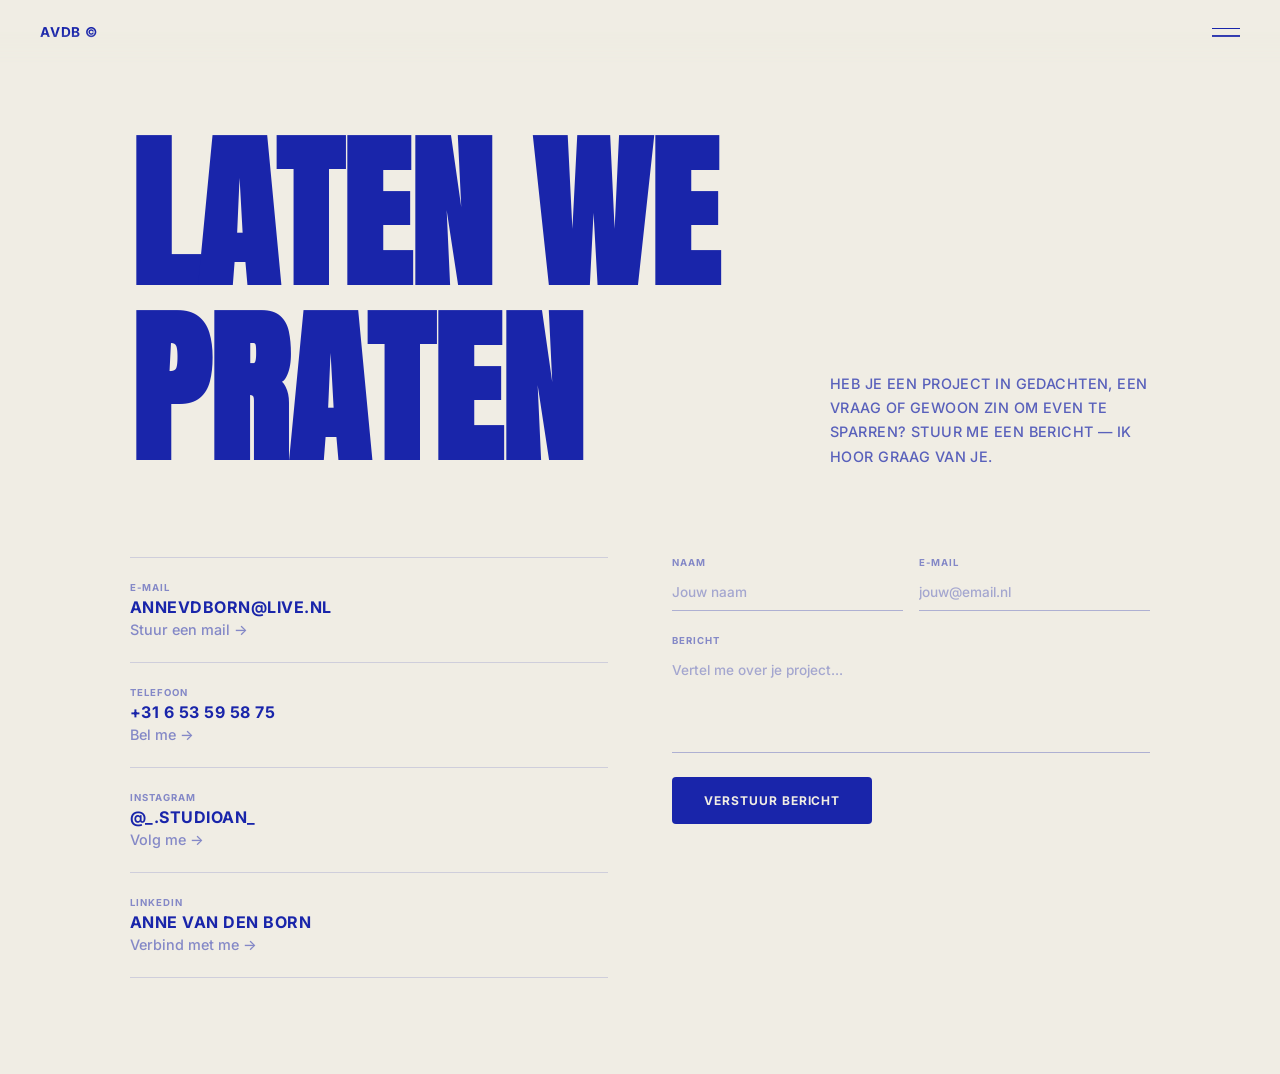
<file: laten-we-praten.html>
<!DOCTYPE html>
<html lang="nl">
<head>
  <meta charset="UTF-8" />
  <meta name="viewport" content="width=device-width, initial-scale=1.0" />
  <link rel="icon" type="image/svg+xml" href="favicon.svg">
  <title>Laten We Praten — Studio An</title>
  <link rel="preconnect" href="https://fonts.googleapis.com" />
  <link rel="preconnect" href="https://fonts.gstatic.com" crossorigin />
  <link href="https://fonts.googleapis.com/css2?family=Inter:wght@400;500;700&family=Caveat:wght@500&display=swap" rel="stylesheet" />
  <link rel="stylesheet" href="style.css" />
</head>
<body>

  <nav class="nav">
    <a href="index.html" class="nav-logo">AvdB ©</a>
    <button class="nav-menu" aria-label="Menu">
      <span></span>
      <span></span>
    </button>
  </nav>

  <div class="menu-backdrop" id="menuBackdrop"></div>
  <div class="menu-overlay" id="menuOverlay">
    <nav class="menu-nav">
      <ul class="menu-links">
        <li><a href="index.html" class="menu-link"><span class="menu-num">01</span>HOME</a></li>
        <li><a href="over-mij.html" class="menu-link"><span class="menu-num">02</span>OVER MIJ</a></li>
        <li><a href="werk.html" class="menu-link"><span class="menu-num">03</span>PROJECTEN</a></li>
        <li><a href="laten-we-praten.html" class="menu-link"><span class="menu-num">04</span>LATEN WE PRATEN</a></li>
      </ul>
      <div class="menu-socials">
        <a href="https://www.instagram.com/_.studioan_/" target="_blank" class="menu-social-link">Instagram</a>
        <a href="https://www.linkedin.com/in/anne-van-den-born-066b76208/" target="_blank" class="menu-social-link">LinkedIn</a>
      </div>
    </nav>
  </div>

  <main class="contact-pagina">

    <div class="contact-header">
      <h1 class="contact-heading">LATEN WE<br>PRATEN</h1>
      <p class="contact-intro">Heb je een project in gedachten, een vraag of gewoon zin om even te sparren? Stuur me een bericht — ik hoor graag van je.</p>
    </div>

    <div class="contact-body">

      <div class="contact-blokken">
        <a href="mailto:annevdborn@live.nl" class="contact-blok">
          <span class="contact-blok-label">E-MAIL</span>
          <span class="contact-blok-waarde">annevdborn@live.nl</span>
          <span class="contact-blok-actie">Stuur een mail →</span>
        </a>

        <a href="tel:+31600000000" class="contact-blok">
          <span class="contact-blok-label">TELEFOON</span>
          <span class="contact-blok-waarde">+31 6 53 59 58 75</span>
          <span class="contact-blok-actie">Bel me →</span>
        </a>

        <a href="https://www.instagram.com/_.studioan_/" target="_blank" class="contact-blok">
          <span class="contact-blok-label">INSTAGRAM</span>
          <span class="contact-blok-waarde">@_.studioan_</span>
          <span class="contact-blok-actie">Volg me →</span>
        </a>

        <a href="https://www.linkedin.com/in/anne-van-den-born-066b76208/" target="_blank" class="contact-blok">
          <span class="contact-blok-label">LINKEDIN</span>
          <span class="contact-blok-waarde">Anne van den Born</span>
          <span class="contact-blok-actie">Verbind met me →</span>
        </a>
      </div>

      <form class="contact-form" onsubmit="return false;">
        <div class="form-rij">
          <div class="form-veld">
            <label for="naam">NAAM</label>
            <input type="text" id="naam" name="naam" placeholder="Jouw naam" />
          </div>
          <div class="form-veld">
            <label for="email">E-MAIL</label>
            <input type="email" id="email" name="email" placeholder="jouw@email.nl" />
          </div>
        </div>
        <div class="form-veld">
          <label for="bericht">BERICHT</label>
          <textarea id="bericht" name="bericht" rows="5" placeholder="Vertel me over je project..."></textarea>
        </div>
        <button type="submit" class="form-btn">VERSTUUR BERICHT</button>
      </form>

    </div>

  </main>

  <script src="script.js"></script>
</body>
</html>
</file>
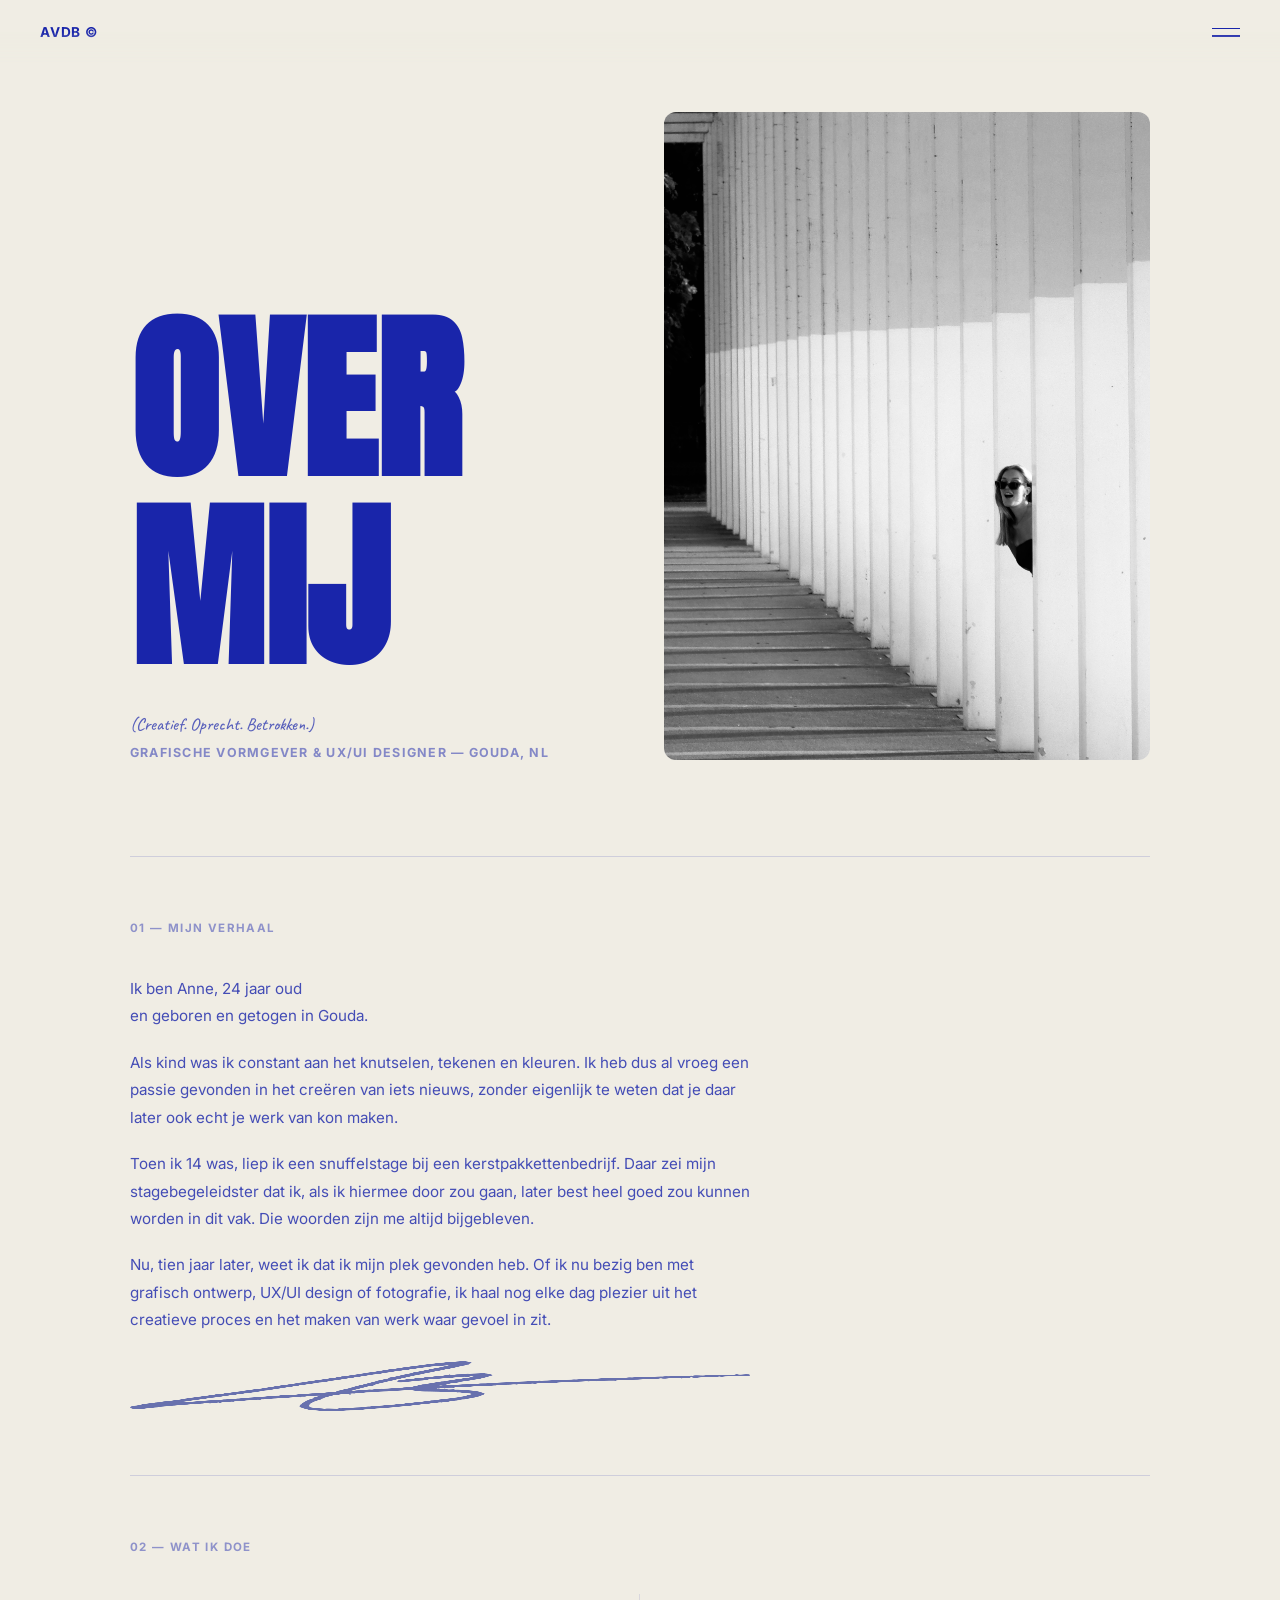
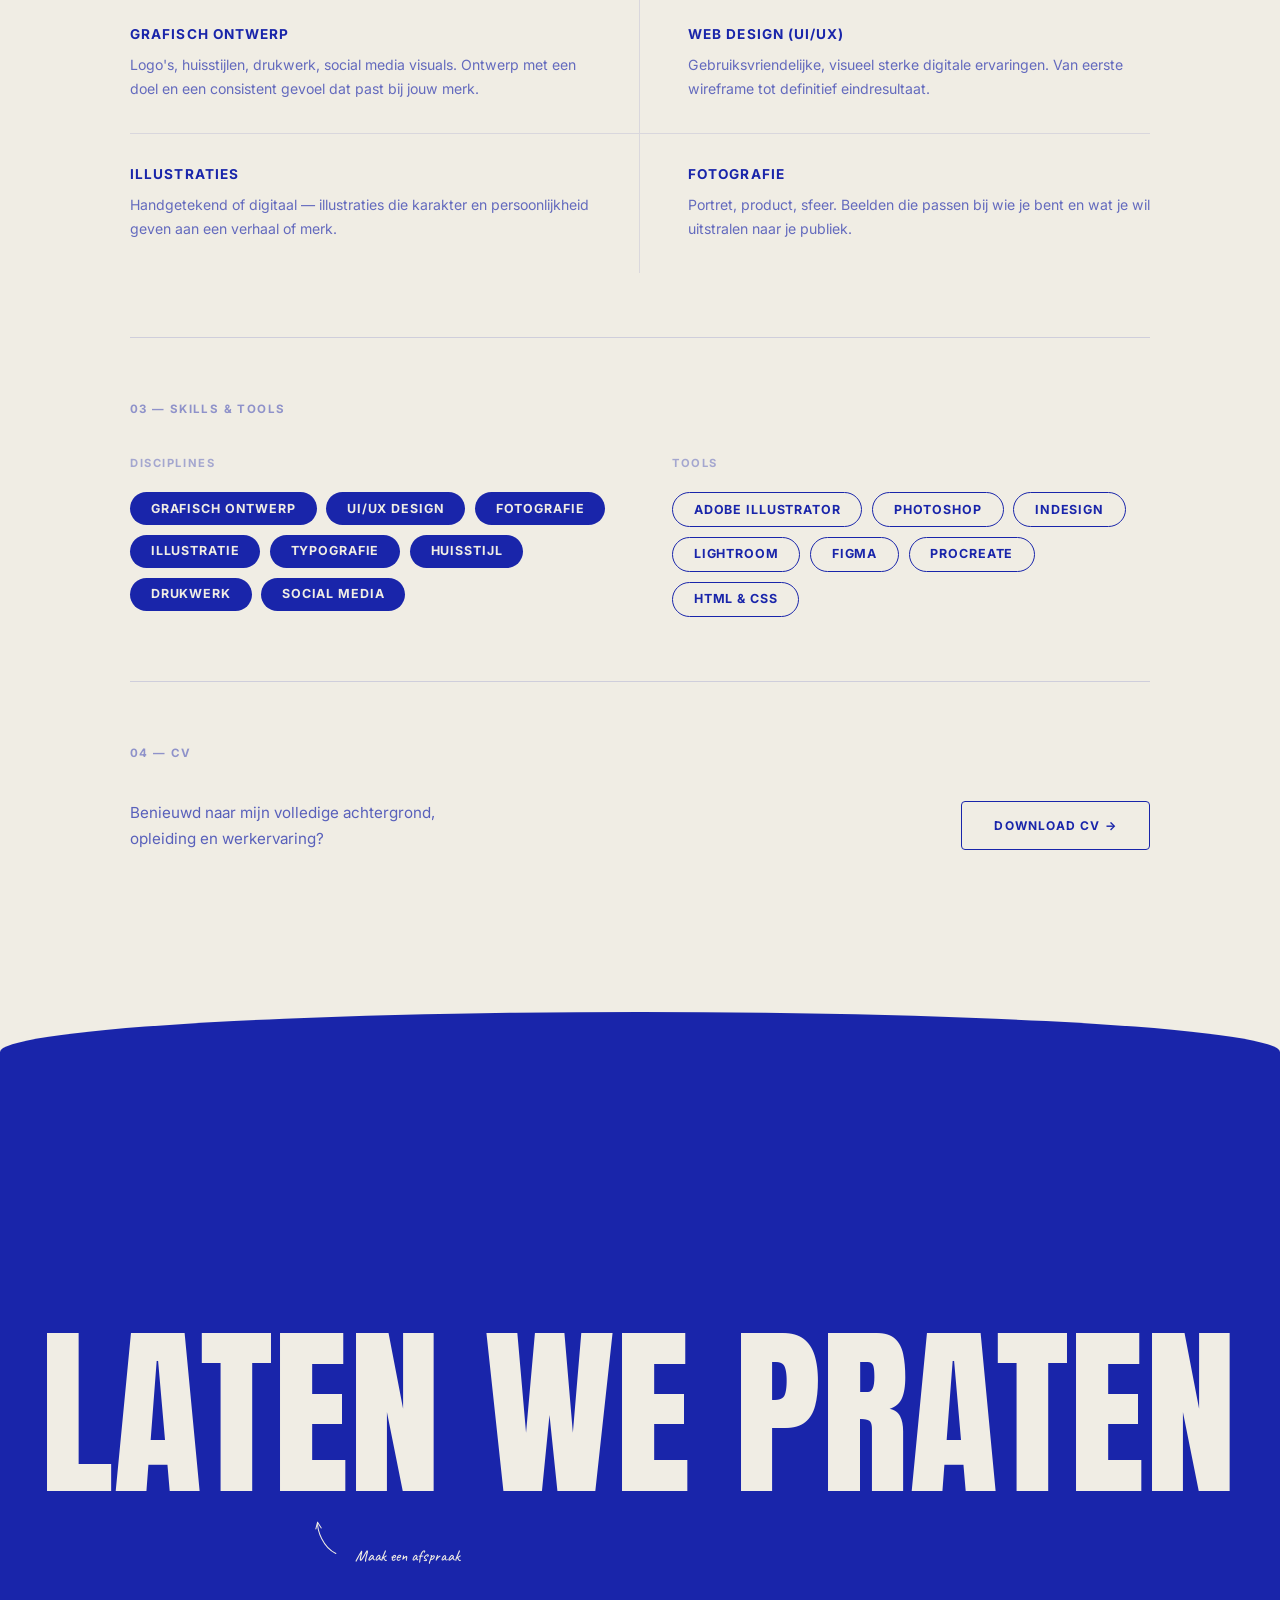
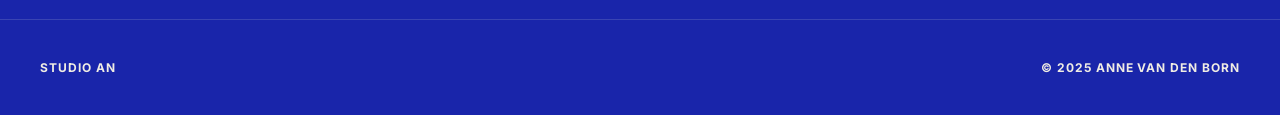
<file: over-mij.html>
<!DOCTYPE html>
<html lang="nl">
<head>
  <meta charset="UTF-8" />
  <meta name="viewport" content="width=device-width, initial-scale=1.0" />
  <link rel="icon" type="image/svg+xml" href="favicon.svg">
  <title>Over Mij — Studio An</title>
  <link rel="preconnect" href="https://fonts.googleapis.com" />
  <link rel="preconnect" href="https://fonts.gstatic.com" crossorigin />
  <link href="https://fonts.googleapis.com/css2?family=Inter:wght@400;500;700&family=Caveat:wght@500&display=swap" rel="stylesheet" />
  <link rel="stylesheet" href="style.css" />
</head>
<body>

  <nav class="nav">
    <a href="index.html" class="nav-logo">AvdB ©</a>
    <button class="nav-menu" aria-label="Menu">
      <span></span>
      <span></span>
    </button>
  </nav>

  <div class="menu-backdrop" id="menuBackdrop"></div>
  <div class="menu-overlay" id="menuOverlay">
    <nav class="menu-nav">
      <ul class="menu-links">
        <li><a href="index.html" class="menu-link"><span class="menu-num">01</span>HOME</a></li>
        <li><a href="over-mij.html" class="menu-link"><span class="menu-num">02</span>OVER MIJ</a></li>
        <li><a href="werk.html" class="menu-link"><span class="menu-num">03</span>PROJECTEN</a></li>
        <li><a href="laten-we-praten.html" class="menu-link"><span class="menu-num">04</span>LATEN WE PRATEN</a></li>
      </ul>
      <div class="menu-socials">
        <a href="https://www.instagram.com/_.studioan_/" target="_blank" class="menu-social-link">Instagram</a>
        <a href="https://www.linkedin.com/in/anne-van-den-born-066b76208/" target="_blank" class="menu-social-link">LinkedIn</a>
      </div>
    </nav>
  </div>

  <main class="overmij-pagina">

    <!-- ── Hero ── -->
    <section class="overmij-hero">
      <div class="overmij-hero-top">
        <div class="overmij-hero-left">
          <h1 class="overmij-heading">OVER<br>MIJ</h1>
          <div class="overmij-hero-meta">
            <span class="handwritten overmij-handwritten">(Creatief. Oprecht. Betrokken.)</span>
            <p class="overmij-tagline">GRAFISCHE VORMGEVER & UX/UI DESIGNER — GOUDA, NL</p>
          </div>
        </div>
        <div class="overmij-hero-foto">
          <img src="images/overmij/ditbenik.jpg" alt="Anne van den Born" />
        </div>
      </div>
    </section>

    <!-- ── Mijn verhaal ── -->
    <section class="overmij-sectie overmij-verhaal">
      <div class="overmij-sectie-label">01 — MIJN VERHAAL</div>
      <div class="overmij-verhaal-body">
        <p>Ik ben Anne, 24 jaar oud<br>en geboren en getogen in Gouda.</p>
        <p>Als kind was ik constant aan het knutselen, tekenen en kleuren. Ik heb dus al vroeg een passie gevonden in het creëren van iets nieuws, zonder eigenlijk te weten dat je daar later ook echt je werk van kon maken.</p>
        <p>Toen ik 14 was, liep ik een snuffelstage bij een kerstpakkettenbedrijf. Daar zei mijn stagebegeleidster dat ik, als ik hiermee door zou gaan, later best heel goed zou kunnen worden in dit vak. Die woorden zijn me altijd bijgebleven.</p>
        <p>Nu, tien jaar later, weet ik dat ik mijn plek gevonden heb. Of ik nu bezig ben met grafisch ontwerp, UX/UI design of fotografie, ik haal nog elke dag plezier uit het creatieve proces en het maken van werk waar gevoel in zit.</p>
        <img class="about-signature" src="images/handtekening.png" alt="Handtekening Anne van den Born" />
      </div>
    </section>

    <!-- ── Wat ik doe ── -->
    <section class="overmij-sectie">
      <div class="overmij-sectie-label">02 — WAT IK DOE</div>
      <div class="overmij-diensten-grid">
        <div class="overmij-dienst">
          <div class="overmij-dienst-inner">
            <h3 class="overmij-dienst-titel">GRAFISCH ONTWERP</h3>
            <p class="overmij-dienst-tekst">Logo's, huisstijlen, drukwerk, social media visuals. Ontwerp met een doel en een consistent gevoel dat past bij jouw merk.</p>
          </div>
        </div>
        <div class="overmij-dienst">
          <div class="overmij-dienst-inner">
            <h3 class="overmij-dienst-titel">WEB DESIGN (UI/UX)</h3>
            <p class="overmij-dienst-tekst">Gebruiksvriendelijke, visueel sterke digitale ervaringen. Van eerste wireframe tot definitief eindresultaat.</p>
          </div>
        </div>
        <div class="overmij-dienst">
          <div class="overmij-dienst-inner">
            <h3 class="overmij-dienst-titel">ILLUSTRATIES</h3>
            <p class="overmij-dienst-tekst">Handgetekend of digitaal — illustraties die karakter en persoonlijkheid geven aan een verhaal of merk.</p>
          </div>
        </div>
        <div class="overmij-dienst">
          <div class="overmij-dienst-inner">
            <h3 class="overmij-dienst-titel">FOTOGRAFIE</h3>
            <p class="overmij-dienst-tekst">Portret, product, sfeer. Beelden die passen bij wie je bent en wat je wil uitstralen naar je publiek.</p>
          </div>
        </div>
      </div>
    </section>

    <!-- ── Vaardigheden & Tools ── -->
    <section class="overmij-sectie">
      <div class="overmij-sectie-label">03 — SKILLS & TOOLS</div>
      <div class="skill-layout">

        <div class="skill-groep">
          <span class="skill-groep-titel">DISCIPLINES</span>
          <div class="skill-tags">
            <span class="skill-tag skill-tag--vol">Grafisch ontwerp</span>
            <span class="skill-tag skill-tag--vol">UI/UX Design</span>
            <span class="skill-tag skill-tag--vol">Fotografie</span>
            <span class="skill-tag skill-tag--vol">Illustratie</span>
            <span class="skill-tag skill-tag--vol">Typografie</span>
            <span class="skill-tag skill-tag--vol">Huisstijl</span>
            <span class="skill-tag skill-tag--vol">Drukwerk</span>
            <span class="skill-tag skill-tag--vol">Social media</span>
          </div>
        </div>

        <div class="skill-groep">
          <span class="skill-groep-titel">TOOLS</span>
          <div class="skill-tags">
            <span class="skill-tag skill-tag--lijn">Adobe Illustrator</span>
            <span class="skill-tag skill-tag--lijn">Photoshop</span>
            <span class="skill-tag skill-tag--lijn">InDesign</span>
            <span class="skill-tag skill-tag--lijn">Lightroom</span>
            <span class="skill-tag skill-tag--lijn">Figma</span>
            <span class="skill-tag skill-tag--lijn">Procreate</span>
            <span class="skill-tag skill-tag--lijn">HTML & CSS</span>
          </div>
        </div>

      </div>
    </section>

    <!-- ── CV ── -->
    <section class="overmij-sectie overmij-cv-sectie">
      <div class="overmij-sectie-label">04 — CV</div>
      <div class="overmij-cv-body">
        <p class="overmij-cv-tekst">Benieuwd naar mijn volledige achtergrond,<br>opleiding en werkervaring?</p>
        <a href="CV2026.pdf" download class="overmij-cv-btn">DOWNLOAD CV →</a>
      </div>
    </section>

  </main>


<!-- ── Laten we praten CTA ── -->
  <section class="laten-cta">
    <div class="laten-tekst-wrap">
      <span class="laten-titel">LATEN WE PRATEN</span>
    </div>
  </section>

  <div class="laten-space">
    <a href="laten-we-praten.html" class="laten-afspraak">
      <svg class="arrow" viewBox="0 0 50 50" fill="none">
        <path d="M 42 5 C 40 26 20 42 8 46" stroke="currentColor" stroke-width="1.5" stroke-linecap="round"/>
        <path d="M 14 38 L 8 46 L 18 45" stroke="currentColor" stroke-width="1.5" stroke-linecap="round" stroke-linejoin="round"/>
      </svg>
      <span class="handwritten">Maak een afspraak</span>
    </a>
  </div>

  <footer class="footer">
    <span class="footer-logo">STUDIO AN</span>
    <span class="footer-copy">© 2025 Anne van den Born</span>
  </footer>

  <div id="cursor"></div>
  <script src="script.js"></script>
</body>
</html>
</file>
<file: style.css>
@font-face {
  font-family: 'Anton';
  src: url('fonts/Anton-Regular.ttf') format('truetype');
  font-weight: normal;
  font-style: normal;
}

@keyframes knipperen {
  0%, 100% { opacity: 1; }
  50% { opacity: 0.3; }
}

@keyframes pageFadeIn {
  from { opacity: 0; }
  to   { opacity: 1; }
}

@keyframes heroSlideUp {
  from { opacity: 0; transform: translateY(36px); }
  to   { opacity: 1; transform: translateY(0); }
}

@keyframes navSlideDown {
  from { opacity: 0; transform: translateY(-18px); }
  to   { opacity: 1; transform: translateY(0); }
}

/* ── Page fade-in ── */
body {
  animation: pageFadeIn 0.5s ease 0.05s both;
}

/* ── Nav entrance ── */
.nav {
  animation: navSlideDown 0.6s cubic-bezier(0.16, 1, 0.3, 1) 0.05s both;
}

/* ── Hero entrance ── */
.hero-name {
  animation: heroSlideUp 0.9s cubic-bezier(0.16, 1, 0.3, 1) 0.15s both;
}

.hero-bottom {
  animation: heroSlideUp 0.9s cubic-bezier(0.16, 1, 0.3, 1) 0.32s both;
}

/* ── Project page title entrance ── */
.project-hero-titel {
  animation: heroSlideUp 0.9s cubic-bezier(0.16, 1, 0.3, 1) 0.2s both;
}

.project-terug-link {
  animation: heroSlideUp 0.7s cubic-bezier(0.16, 1, 0.3, 1) 0.35s both;
}

/* ── Scroll reveal ── */
.reveal {
  opacity: 0;
  transform: translateY(28px);
  transition: opacity 0.7s ease, transform 0.7s cubic-bezier(0.16, 1, 0.3, 1);
}

.reveal.is-visible {
  opacity: 1;
  transform: translateY(0);
}

:root {
  --bg: #F0EDE4;
  --blue: #1925AA;
}

*, *::before, *::after {
  box-sizing: border-box;
  margin: 0;
  padding: 0;
  cursor: none !important;
}

#cursor-dot {
  position: fixed;
  width: 26px;
  height: 26px;
  border-radius: 50%;
  background: #E87022;
  pointer-events: none;
  z-index: 99999;
  transform: translate(-50%, -50%);
  opacity: 0;
  transition: opacity 0.2s, width 0.25s cubic-bezier(0.16, 1, 0.3, 1), height 0.25s cubic-bezier(0.16, 1, 0.3, 1), background 0.2s;
}

#cursor-dot.hover {
  width: 48px;
  height: 48px;
  background: #1925AA;
}

#cursor-dot.visible {
  opacity: 1;
}

@media (hover: none) {
  *, *::before, *::after { cursor: auto !important; }
  #cursor-dot { display: none; }
}

body {
  background: var(--bg);
  color: var(--blue);
  font-family: 'Inter', sans-serif;
}

/* ── Nav ── */
.nav {
  position: fixed;
  top: 0;
  left: 0;
  right: 0;
  display: flex;
  justify-content: space-between;
  align-items: center;
  padding: 1.5rem 2.5rem;
  z-index: 50;
  background: rgba(240, 237, 228, 0.5);
  backdrop-filter: blur(20px);
  -webkit-backdrop-filter: blur(20px);
  mask-image: linear-gradient(to bottom, black 50%, transparent 100%);
  -webkit-mask-image: linear-gradient(to bottom, black 50%, transparent 100%);
}

.nav-logo {
  font-weight: 700;
  font-size: 0.85rem;
  text-transform: uppercase;
  letter-spacing: 0.06em;
  text-decoration: none;
  color: var(--blue);
}

.nav-menu {
  background: none;
  border: none;
  cursor: pointer;
  display: flex;
  flex-direction: column;
  gap: 6px;
  padding: 0;
}

.nav-menu span {
  display: block;
  width: 28px;
  height: 1.5px;
  background: var(--blue);
  transition: background 0.2s ease;
}

.nav.menu-open {
  background: transparent;
  backdrop-filter: none;
  -webkit-backdrop-filter: none;
}

.nav.menu-open .nav-menu span {
  background: var(--bg);
}

/* ── Hero ── */
.hero {
  height: 100vh;
  display: flex;
  flex-direction: column;
  padding: 11rem 2.5rem 2rem;
}

/* ── Name ── */
.hero-name {
  display: flex;
  padding-bottom: 1rem;
}

.name-full {
  font-family: 'Anton', sans-serif;
  text-transform: uppercase;
  white-space: nowrap;
  display: block;
  width: 100%;
  line-height: 0.88;
}

/* ── Bottom row ── */
.hero-bottom {
  display: flex;
  justify-content: space-between;
  align-items: flex-start;
  padding-bottom: 0.5rem;
}

.hero-left {
  display: flex;
  flex-direction: column;
  gap: 0.9rem;
}

.role-lines p,
.contact-lines p {
  font-size: 20px;
  font-weight: 700;
  text-transform: uppercase;
  letter-spacing: 0.05em;
  line-height: 26px;
  width: 100%;
}

.contact-lines {
  display: flex;
  flex-direction: column;
  gap: 0;
}

.contact-lines a {
  color: var(--blue);
  text-decoration: none;
}

.email-wrap {
  position: relative;
  margin-top: 0;
}

.cta-note {
  position: absolute;
  bottom: 100%;
  left: 78%;
  right: auto;
  display: flex;
  align-items: flex-start;
  gap: 0;
  margin-bottom: 0.2rem;
}

.handwritten {
  font-family: 'Caveat', cursive;
  font-size: 1rem;
  font-weight: 500;
  width: 142.5px;
  height: 21px;
  display: inline-block;
  line-height: 21px;
}

.arrow {
  width: 46px;
  height: 34px;
  color: var(--blue);
  flex-shrink: 0;
}

.cta-note .arrow {
  transform: scaleX(-1);
}

.cta-text {
  position: absolute;
  bottom: 104%;
  left: 67%;
  margin-bottom: 2rem;
  animation: knipperen 2.5s ease-in-out infinite;
}

/* ── Skills ── */
.hero-right {
  text-align: right;
  display: flex;
  flex-direction: column;
  align-items: flex-end;
  gap: 0.4rem;
}

.skills-list {
  list-style: none;
}

.skill-item {
  font-size: 20px;
  font-weight: 700;
  text-transform: uppercase;
  letter-spacing: 0.05em;
  line-height: 26px;
  width: 100%;
  cursor: pointer;
  transition: opacity 0.2s;
}

.skill-item a {
  color: inherit;
  text-decoration: none;
  display: block;
}

.skill-item:hover {
  opacity: 0.5;
}

.hover-note {
  position: relative;
}

.hover-tekst {
  position: absolute;
  top: 0;
  left: -300px;
  animation: knipperen 2.5s ease-in-out infinite;
}

.hover-pijl {
  position: absolute;
  top: -30px;
  left: -210px;
  transform: scaleX(-1) scaleY(-1);
}

/* ── About ── */
.about {
  min-height: 100vh;
  display: flex;
  align-items: center;
  justify-content: center;
  padding: 6rem 2.5rem 1rem;
  gap: 5rem;
}

.about-left {
  display: flex;
  flex-direction: column;
  gap: 1.6rem;
  max-width: 400px;
}

.about-heading {
  font-family: 'Anton', sans-serif;
  font-size: clamp(1.8rem, 2.8vw, 3.2rem);
  line-height: 0.9;
}

.about-text {
  display: flex;
  flex-direction: column;
  gap: 1rem;
}

.about-text p {
  font-size: 1rem;
  font-weight: 500;
  letter-spacing: 0.04em;
  line-height: 1.1em;
  text-transform: uppercase;
}

.about-signature {
  width: 180px;
  height: auto;
  display: block;
  mix-blend-mode: multiply;
  margin-top: 1rem;
}

.about-right {
  flex-shrink: 0;
}

.about-photo-wrap {
  position: relative;
  display: inline-block;
}

.about-photo {
  width: 562px;
  height: 672px;
  background: #F2EFE9 url('images/ikbenanne.jpeg') center/cover no-repeat;
  border-radius: 12px;
}

.about-badge {
  position: absolute;
  top: -45px;
  left: -50px;
  width: 130px;
  height: 130px;
  animation: spin 12s linear infinite;
}

@keyframes spin {
  to { transform: rotate(360deg); }
}

/* ── Werk ── */
.werk {
  padding: 10rem 2.5rem 6rem;
  display: flex;
  flex-direction: column;
  align-items: center;
}

.werk-title-wrap {
  width: 100%;
  max-width: 1100px;
  display: flex;
  align-items: center;
  margin-bottom: 5rem;
}

.werk-grid {
  display: grid;
  grid-template-columns: repeat(10, 1fr);
  column-gap: 1.5rem;
  row-gap: 4rem;
  width: 100%;
  max-width: 1100px;
  align-items: start;
}

.werk-item {
  display: flex;
  flex-direction: column;
  gap: 0.75rem;
  grid-column: span 4;
  text-decoration: none;
  color: inherit;
  cursor: pointer;
}

.werk-item--large {
  grid-column: span 6;
}

.werk-col-right {
  grid-column: span 4;
  display: flex;
  flex-direction: column;
  justify-content: space-between;
  align-self: stretch;
}

.werk-meer {
  display: block;
  text-align: right;
  font-size: 0.65rem;
  font-weight: 700;
  text-transform: uppercase;
  letter-spacing: 0.05em;
  cursor: pointer;
  text-decoration: none;
  color: inherit;
  transition: font-size 0.2s ease, color 0.2s ease;
}

.werk-meer:hover {
  font-size: 0.75rem;
  color: var(--blue);
}

.werk-img {
  width: 100%;
  aspect-ratio: 3 / 2;
  border-radius: 10px;
  overflow: hidden;
}

.werk-img-zoom {
  width: 100%;
  height: 100%;
  background: #F8F6F1;
  background-size: cover;
  background-position: center;
  transition: transform 0.5s cubic-bezier(0.4, 0, 0.2, 1);
}

a.werk-item:hover .werk-img-zoom {
  transform: scale(1.06);
}

.werk-meta {
  display: flex;
  justify-content: space-between;
  align-items: center;
}

.werk-item-title {
  font-size: 0.75rem;
  font-weight: 700;
  text-transform: uppercase;
  letter-spacing: 0.05em;
}

.werk-item-year {
  font-size: 0.75rem;
  font-weight: 700;
}

.werk-title {
  font-family: 'Anton', sans-serif;
  text-transform: uppercase;
  white-space: nowrap;
  display: block;
  width: 100%;
  line-height: 0.88;
  text-align: center;
}

/* ── Menu overlay ── */
.menu-backdrop {
  position: fixed;
  inset: 0;
  backdrop-filter: blur(20px);
  -webkit-backdrop-filter: blur(20px);
  background: rgba(240, 237, 228, 0.3);
  z-index: 39;
  opacity: 0;
  pointer-events: none;
  transition: opacity 0.5s cubic-bezier(0.76, 0, 0.24, 1);
}

.menu-backdrop.open {
  opacity: 1;
  pointer-events: all;
}


.menu-overlay {
  position: fixed;
  top: 0;
  right: 0;
  width: 45%;
  height: 100vh;
  background: var(--blue);
  z-index: 40;
  display: flex;
  align-items: center;
  padding: 5rem 4rem;
  transform: translateX(100%);
  transition: transform 0.5s cubic-bezier(0.76, 0, 0.24, 1);
}

.menu-overlay.open {
  transform: translateX(0);
}

.menu-nav {
  display: flex;
  flex-direction: column;
  justify-content: space-between;
  height: 100%;
  width: 100%;
}

.menu-links {
  list-style: none;
  display: flex;
  flex-direction: column;
  gap: 0;
}

.menu-link {
  display: flex;
  align-items: baseline;
  gap: 1.5rem;
  font-family: 'Anton', sans-serif;
  font-size: clamp(3rem, 6vw, 5.5rem);
  color: var(--bg);
  text-decoration: none;
  line-height: 1.1;
  border-bottom: 1px solid rgba(240, 237, 228, 0.2);
  padding: 0.6rem 0;
  background-image: linear-gradient(var(--bg), var(--bg));
  background-size: 0% 1px;
  background-repeat: no-repeat;
  background-position: bottom left;
  transition: background-size 0.35s ease;
}

.menu-link:hover {
  background-size: 100% 1px;
}

.menu-link::before {
  content: '›';
  font-family: 'Inter', sans-serif;
  font-size: 0.45em;
  font-weight: 300;
  opacity: 0;
  max-width: 0;
  overflow: hidden;
  margin-right: 0;
  align-self: center;
  transition: opacity 0.3s ease, max-width 0.3s ease, margin-right 0.3s ease;
}

.menu-link:hover::before {
  opacity: 0.6;
  max-width: 2em;
  margin-right: 0.5rem;
}

.menu-num {
  font-family: 'Inter', sans-serif;
  font-size: 0.75rem;
  font-weight: 700;
  letter-spacing: 0.05em;
  color: rgba(240, 237, 228, 0.5);
  order: 1;
  margin-left: auto;
}

.menu-socials {
  display: flex;
  gap: 2rem;
}

.menu-social-link {
  font-size: 0.75rem;
  font-weight: 700;
  text-transform: uppercase;
  letter-spacing: 0.08em;
  color: var(--bg);
  text-decoration: none;
  opacity: 0.6;
  transition: opacity 0.2s;
}

.menu-social-link:hover {
  opacity: 1;
}

/* ── Werkpagina grid ── */
.werkpagina {
  padding: 7rem 0 0;
  background: var(--bg);
}

.werkpagina-filter {
  display: flex;
  gap: 0.5rem;
  margin: 0 auto 3rem;
  flex-wrap: wrap;
  width: calc(564px * 2 + 1.5rem);
}

.filter-btn {
  background: none;
  border: 1.5px solid var(--blue);
  color: var(--blue);
  font-family: 'Inter', sans-serif;
  font-size: 0.9rem;
  font-weight: 700;
  text-transform: uppercase;
  letter-spacing: 0.08em;
  padding: 0.35rem 0.9rem;
  border-radius: 100px;
  cursor: pointer;
  transition: background 0.15s ease, color 0.15s ease;
}

.filter-btn:hover,
.filter-btn.active {
  background: var(--blue);
  color: var(--bg);
}

.werkpagina-item {
  transition: opacity 0.2s ease;
  text-decoration: none;
  color: inherit;
}

.werkpagina-item.verborgen {
  display: none;
}

.werkpagina-img-zoom {
  width: 100%;
  height: 100%;
  background: #F2EFE9;
  background-size: cover;
  background-position: center;
  transition: transform 0.5s cubic-bezier(0.4, 0, 0.2, 1);
}

a.werkpagina-item:hover .werkpagina-img-zoom {
  transform: scale(1.06);
}

/* ── Project pagina & werkpagina ── */
.project-body-page,
.werkpagina-page {
  background: #ffffff;
}

.project-hero {
  position: relative;
  min-height: 60vh;
  display: flex;
  align-items: center;
  justify-content: center;
  padding: 10rem 2.5rem 6rem;
  background: #EBEBEB;
}

.project-hero-titel {
  font-family: 'Anton', sans-serif;
  font-size: clamp(5rem, 14vw, 16rem);
  line-height: 0.9;
  text-align: center;
}

.project-content {
  background: #fff;
  border-radius: 100% 100% 0 0 / 60px 60px 0 0;
  padding: 6rem 2.5rem 6rem;
  display: flex;
  flex-direction: column;
  gap: 5rem;
}

.project-body,
.project-breedte-foto,
.project-foto-rij,
.project-footer-nav,
.project-tekst-blok {
  max-width: 1100px;
  margin-left: auto;
  margin-right: auto;
  width: 100%;
}

.project-tekst-blok {
  display: grid;
  grid-template-columns: 1fr 1.4fr;
  gap: 4rem;
  padding-top: 2rem;
  border-top: 1px dashed rgba(25, 37, 170, 0.2);
}

.project-tekst-blok-teksten {
  display: flex;
  flex-direction: column;
  gap: 1rem;
}

@media (max-width: 768px) {
  .project-tekst-blok {
    grid-template-columns: 1fr;
    gap: 1rem;
  }
}

.project-body {
  display: grid;
  grid-template-columns: 1fr 1.4fr;
  gap: 4rem;
  align-items: stretch;
}

.project-links {
  display: flex;
  flex-direction: column;
  gap: 2rem;
}

.project-details-label {
  font-size: 0.9rem;
  font-weight: 700;
  text-transform: uppercase;
  letter-spacing: 0.1em;
  padding-bottom: 0.75rem;
  border-bottom: 1px dashed rgba(25,37,170,0.2);
}

.project-omschrijving {
  font-size: 0.85rem;
  font-weight: 500;
  text-transform: uppercase;
  letter-spacing: 0.05em;
  line-height: 1.6;
}

.project-meta {
  display: flex;
  flex-direction: column;
  border-top: 1px dashed rgba(25,37,170,0.25);
  margin-top: auto;
}

.project-meta-rij {
  display: flex;
  justify-content: space-between;
  align-items: center;
  padding: 0.8rem 0;
  border-bottom: 1px dashed rgba(25,37,170,0.25);
  font-size: 0.9rem;
  font-weight: 700;
  text-transform: uppercase;
  letter-spacing: 0.08em;
}

.project-meta-label {
  opacity: 0.5;
}

.project-hoofdfoto {
  width: 100%;
  aspect-ratio: 3 / 4;
  background: #F2EFE9;
  border-radius: 12px;
}

/* ── Scroll laptop ── */
.scroll-laptop-outer {
  position: relative;
  max-width: 1100px;
  margin: 0 auto;
  width: 100%;
  cursor: ns-resize;
}

.scroll-laptop-inner {
  display: flex;
  align-items: center;
  justify-content: center;
  padding: 4rem 0;
}

.laptop-scroll-img {
  width: 100%;
  display: block;
  transform: translateY(0);
  will-change: transform;
}

@media (max-width: 768px) {
  .scroll-laptop-outer { cursor: default; }
}

/* ── Device switcher ── */
.apparaat-sectie {
  position: relative;
  max-width: 1100px;
  margin: 0 auto;
  width: 100%;
  cursor: ns-resize;
}

.apparaat-sticky {
  display: flex;
  flex-direction: column;
  align-items: center;
  gap: 2rem;
  padding: 4rem 0;
}

.apparaat-kiezer {
  display: flex;
  gap: 4px;
  background: rgba(25, 37, 170, 0.07);
  border-radius: 100px;
  padding: 4px;
}

.apparaat-btn {
  padding: 0.4rem 1.3rem;
  border: none;
  background: transparent;
  border-radius: 100px;
  font-size: 0.7rem;
  font-weight: 700;
  letter-spacing: 0.1em;
  text-transform: uppercase;
  cursor: pointer;
  color: rgba(25, 37, 170, 0.45);
  transition: background 0.2s, color 0.2s;
  font-family: inherit;
}

.apparaat-btn--actief {
  background: #1925AA;
  color: #fff;
}

.apparaat-schermen {
  position: relative;
  width: 100%;
  display: grid;
}

.apparaat-wrap {
  grid-area: 1 / 1;
  display: flex;
  justify-content: center;
  opacity: 0;
  pointer-events: none;
  transition: opacity 0.35s ease;
}

.apparaat-wrap--actief {
  opacity: 1;
  pointer-events: auto;
}

.apparaat-scroll-img {
  width: 100%;
  display: block;
  transform: translateY(0);
  will-change: transform;
}

/* iPhone */
.iphone-frame {
  position: relative;
  width: min(240px, 38vw);
  aspect-ratio: 9 / 19.5;
  background: #1c1c1e;
  border-radius: 44px;
  box-shadow:
    0 0 0 2px #3a3a3c,
    inset 0 0 0 1px #444,
    0 40px 100px rgba(0, 0, 0, 0.28);
}

.iphone-island {
  position: absolute;
  top: 2.2%;
  left: 50%;
  transform: translateX(-50%);
  width: 30%;
  height: 3.2%;
  background: #0a0a0a;
  border-radius: 100px;
  z-index: 2;
}

.iphone-knop-zij {
  position: absolute;
  right: -3px;
  top: 22%;
  width: 3px;
  height: 9%;
  background: #2c2c2e;
  border-radius: 0 2px 2px 0;
}

.iphone-knop-vol-1 {
  position: absolute;
  left: -3px;
  top: 20%;
  width: 3px;
  height: 6%;
  background: #2c2c2e;
  border-radius: 2px 0 0 2px;
}

.iphone-knop-vol-2 {
  position: absolute;
  left: -3px;
  top: 28%;
  width: 3px;
  height: 6%;
  background: #2c2c2e;
  border-radius: 2px 0 0 2px;
}

.iphone-scherm {
  position: absolute;
  inset: 1.5% 2%;
  background: #fff;
  border-radius: 36px;
  overflow: hidden;
}

/* iPad (landscape) */
.ipad-frame {
  position: relative;
  width: min(780px, 92vw);
  aspect-ratio: 4 / 3;
  background: #1c1c1e;
  border-radius: 36px;
  box-shadow:
    0 0 0 2px #3a3a3c,
    inset 0 0 0 1px #444,
    0 40px 100px rgba(0, 0, 0, 0.28);
}

.ipad-camera {
  position: absolute;
  right: 1.6%;
  top: 50%;
  transform: translateY(-50%);
  width: 10px;
  height: 10px;
  background: #2c2c2e;
  border-radius: 50%;
  z-index: 2;
}

.ipad-knop-zij {
  position: absolute;
  top: -3px;
  right: 18%;
  width: 7%;
  height: 3px;
  background: #2c2c2e;
  border-radius: 2px 2px 0 0;
}

.ipad-knop-vol {
  position: absolute;
  top: -3px;
  right: 30%;
  width: 4%;
  height: 3px;
  background: #2c2c2e;
  border-radius: 2px 2px 0 0;
}

.ipad-scherm {
  position: absolute;
  inset: 6% 5%;
  background: #fff;
  border-radius: 8px;
  overflow: hidden;
}

/* MacBook */
.macbook-frame {
  width: min(820px, 94vw);
  display: flex;
  flex-direction: column;
  align-items: center;
  filter: drop-shadow(0 40px 80px rgba(0, 0, 0, 0.25));
}

.macbook-lid {
  position: relative;
  width: 100%;
  aspect-ratio: 16 / 10;
  background: #1c1c1e;
  border-radius: 10px 10px 0 0;
  outline: 1.5px solid #3a3a3c;
  overflow: hidden;
}

.macbook-camera {
  position: absolute;
  top: 2.5%;
  left: 50%;
  transform: translateX(-50%);
  width: 6px;
  height: 6px;
  background: #3a3a3c;
  border-radius: 50%;
  z-index: 2;
}

.macbook-scherm {
  position: absolute;
  top: 6%;
  left: 1%;
  right: 1%;
  bottom: 0;
  background: #fff;
  overflow: hidden;
}

.macbook-basis {
  width: 110%;
  height: 13px;
  background: #242424;
  border-radius: 0 0 8px 8px;
  outline: 1px solid #3a3a3c;
  position: relative;
}

.macbook-basis::after {
  content: '';
  position: absolute;
  bottom: 0;
  left: 28%;
  width: 44%;
  height: 5px;
  background: #1a1a1a;
  border-radius: 0 0 5px 5px;
}

@media (max-width: 768px) {
  .apparaat-sectie { height: 200vh; }
  .ipad-frame { width: min(400px, 92vw); border-radius: 22px; }
  .iphone-frame { width: min(180px, 50vw); }
  .macbook-frame { width: min(360px, 92vw); }
}

.project-breedte-foto {
  width: 100%;
  aspect-ratio: 16 / 9;
  background: #F2EFE9;
  border-radius: 12px;
}

.project-foto-rij {
  display: grid;
  grid-template-columns: 1fr 1fr;
  gap: 1.5rem;
}

.project-foto-klein {
  width: 100%;
  aspect-ratio: 3 / 2;
  background: #F2EFE9;
  border-radius: 12px;
}

.project-foto-rij--drie {
  grid-template-columns: 1fr 1fr 1fr;
}

/* Lightbox */
.lightbox {
  display: none;
  position: fixed;
  inset: 0;
  background: rgba(0, 0, 0, 0.92);
  z-index: 1000;
  align-items: center;
  justify-content: center;
}

.lightbox.actief {
  display: flex;
}

.lightbox-img {
  max-height: 90vh;
  max-width: 88vw;
  object-fit: contain;
  border-radius: 4px;
  display: block;
}

.lightbox-sluiten {
  position: absolute;
  top: 1.5rem;
  right: 1.5rem;
  background: none;
  border: none;
  color: white;
  font-size: 1.8rem;
  cursor: pointer;
  line-height: 1;
  opacity: 0.7;
  transition: opacity 0.2s;
}

.lightbox-sluiten:hover { opacity: 1; }

.lightbox-pijl {
  position: absolute;
  top: 50%;
  transform: translateY(-50%);
  background: rgba(255,255,255,0.1);
  border: none;
  color: white;
  font-size: 2.5rem;
  cursor: pointer;
  padding: 0.8rem 1.2rem;
  border-radius: 6px;
  line-height: 1;
  user-select: none;
  transition: background 0.2s;
}

.lightbox-pijl:hover { background: rgba(255,255,255,0.25); }
.lightbox-pijl:disabled { opacity: 0.2; cursor: default; }
.lightbox-pijl--links { left: 1.5rem; }
.lightbox-pijl--rechts { right: 1.5rem; }

.lightbox-teller {
  position: absolute;
  bottom: 1.5rem;
  left: 50%;
  transform: translateX(-50%);
  color: rgba(255,255,255,0.5);
  font-size: 0.75rem;
  font-weight: 700;
  letter-spacing: 0.1em;
}

.lightbox-trigger {
  cursor: zoom-in;
}

/* ── Laptop iframe sectie ── */
.laptop-sectie {
  max-width: 1100px;
  margin: 0 auto;
  width: 100%;
  display: flex;
  flex-direction: column;
  align-items: flex-end;
  gap: 0.75rem;
}

.laptop-link-wrap {
  width: 100%;
  display: flex;
  justify-content: flex-end;
}

.laptop-link {
  font-size: 0.75rem;
  font-weight: 700;
  text-transform: uppercase;
  letter-spacing: 0.1em;
  color: #1925AA;
  text-decoration: none;
  opacity: 0.7;
  transition: opacity 0.2s;
}

.laptop-link:hover {
  opacity: 1;
}

.macbook-iframe {
  width: 1440px;
  height: 900px;
  border: none;
  display: block;
  transform-origin: top left;
}

/* ── Miro embed ── */
.miro-sectie {
  max-width: 1100px;
  margin: 0 auto;
  width: 100%;
  display: flex;
  flex-direction: column;
  gap: 1rem;
}

.miro-label {
  font-size: 0.9rem;
  font-weight: 700;
  text-transform: uppercase;
  letter-spacing: 0.1em;
  padding-bottom: 0.75rem;
  border-bottom: 1px dashed rgba(25,37,170,0.2);
}

.miro-frame {
  width: 100%;
  aspect-ratio: 16 / 9;
  border-radius: 12px;
  overflow: hidden;
  border: none;
}

/* ── Multi-device showcase ── */
.multi-device-wrap {
  max-width: 1100px;
  margin: 0 auto;
  width: 100%;
  display: flex;
  flex-direction: column;
  align-items: center;
  gap: 2rem;
  padding: 2rem 0 3rem;
}

.multi-device-sectie {
  display: flex;
  align-items: flex-end;
  justify-content: center;
  gap: 3rem;
}

.multi-device-label {
  font-size: 0.72rem;
  font-weight: 700;
  text-transform: uppercase;
  letter-spacing: 0.14em;
  opacity: 0.35;
}

/* Apple Watch */
.horloge-frame {
  position: relative;
  width: min(100px, 14vw);
  aspect-ratio: 1 / 1.2;
  background: #1c1c1e;
  border-radius: 30px;
  box-shadow: 0 0 0 2px #3a3a3c, 0 20px 50px rgba(0,0,0,0.28);
  flex-shrink: 0;
}

.horloge-frame::before {
  content: '';
  position: absolute;
  right: -4px;
  top: 22%;
  width: 4px;
  height: 14%;
  background: #2c2c2e;
  border-radius: 0 2px 2px 0;
}

.horloge-scherm {
  position: absolute;
  inset: 8% 7%;
  background: #110820;
  border-radius: 22px;
  overflow: hidden;
}

/* iPhone (moodwalk showcase) */
.moodwalk-iphone {
  position: relative;
  width: min(170px, 23vw);
  aspect-ratio: 9 / 19.5;
  background: #1c1c1e;
  border-radius: 40px;
  box-shadow: 0 0 0 2px #3a3a3c, 0 40px 100px rgba(0,0,0,0.3);
  flex-shrink: 0;
}

.moodwalk-iphone .iphone-island {
  position: absolute;
  top: 2.2%;
  left: 50%;
  transform: translateX(-50%);
  width: 30%;
  height: 3.2%;
  background: #0a0a0a;
  border-radius: 100px;
  z-index: 2;
}

.moodwalk-iphone .iphone-scherm {
  position: absolute;
  inset: 1.5% 2%;
  background: #110820;
  border-radius: 32px;
  overflow: hidden;
}

/* iPad portrait (moodwalk showcase) */
.ipad-portret-frame {
  position: relative;
  width: min(220px, 30vw);
  aspect-ratio: 3 / 4;
  background: #1c1c1e;
  border-radius: 28px;
  box-shadow: 0 0 0 2px #3a3a3c, 0 30px 70px rgba(0,0,0,0.28);
  flex-shrink: 0;
}

.ipad-portret-camera {
  position: absolute;
  top: 1.8%;
  left: 50%;
  transform: translateX(-50%);
  width: 8px;
  height: 8px;
  background: #2c2c2e;
  border-radius: 50%;
  z-index: 2;
}

.ipad-portret-scherm {
  position: absolute;
  inset: 5% 3.5%;
  background: #110820;
  border-radius: 14px;
  overflow: hidden;
}

.device-screen-img {
  width: 100%;
  display: block;
  object-fit: cover;
}

@media (max-width: 768px) {
  .multi-device-sectie { gap: 1.5rem; }
  .horloge-frame { width: min(70px, 18vw); }
  .moodwalk-iphone { width: min(120px, 28vw); }
  .ipad-portret-frame { width: min(160px, 38vw); }
}

.project-bekijk-ook {
  max-width: 1100px;
  margin-left: auto;
  margin-right: auto;
  width: 100%;
  border-top: 1px solid rgba(25,37,170,0.15);
  padding-top: 3rem;
}

.project-bekijk-ook-label {
  display: block;
  font-size: 0.7rem;
  font-weight: 700;
  text-transform: uppercase;
  letter-spacing: 0.15em;
  margin-bottom: 1.5rem;
}

.project-bekijk-ook-grid {
  display: grid;
  grid-template-columns: 1fr 1fr 1fr;
  gap: 1.5rem;
}

.project-bekijk-ook-item {
  text-decoration: none;
  color: inherit;
  display: flex;
  flex-direction: column;
  gap: 0.75rem;
}

.project-bekijk-ook-img {
  width: 100%;
  aspect-ratio: 3 / 2;
  border-radius: 10px;
  overflow: hidden;
}

.project-bekijk-ook-zoom {
  width: 100%;
  height: 100%;
  background: #F2EFE9;
  background-size: cover;
  background-position: center;
  transition: transform 0.5s cubic-bezier(0.4, 0, 0.2, 1);
}

.project-bekijk-ook-item:hover .project-bekijk-ook-zoom {
  transform: scale(1.06);
}

.project-bekijk-ook-meta {
  display: flex;
  justify-content: space-between;
  align-items: center;
}

.project-bekijk-ook-title {
  font-size: 0.65rem;
  font-weight: 700;
  text-transform: uppercase;
  letter-spacing: 0.08em;
}

.project-bekijk-ook-year {
  font-size: 0.65rem;
  font-weight: 700;
  letter-spacing: 0.05em;
  opacity: 0.5;
}

.project-footer-nav {
  border-top: 1px solid rgba(25,37,170,0.15);
  padding-top: 2rem;
}

.project-terug-link {
  font-size: 0.75rem;
  font-weight: 700;
  text-transform: uppercase;
  letter-spacing: 0.08em;
  color: var(--blue);
  text-decoration: none;
  opacity: 0.6;
  transition: opacity 0.2s;
  align-self: flex-start;
  margin-top: -3.5rem;
}

.project-terug-link:hover {
  opacity: 1;
}

.werkpagina-wit {
  background: #ffffff;
  border-radius: 100% 100% 0 0 / 60px 60px 0 0;
  padding: 9rem 2.5rem 6rem;
  margin-top: 2rem;
}

.werkpagina-grid {
  display: grid;
  grid-template-columns: 564px 564px;
  gap: 1.5rem;
  margin: 0 auto;
  width: fit-content;
}

.werkpagina-item {
  display: flex;
  flex-direction: column;
  gap: 0.75rem;
}

.werkpagina-heading {
  font-family: 'Anton', sans-serif;
  font-size: clamp(12rem, 20vw, 22rem);
  color: var(--blue);
  white-space: nowrap;
  line-height: 0.9;
  margin-bottom: 2rem;
  display: block;
  width: 100%;
  text-align: center;
}

.werkpagina-img {
  width: 564px;
  height: 427px;
  background: #F2EFE9;
  border-radius: 10px;
  overflow: hidden;
  position: relative;
}

.coming-soon-label {
  position: absolute;
  inset: 0;
  display: flex;
  align-items: center;
  justify-content: center;
  background: rgba(0, 0, 0, 0.45);
  color: #fff;
  font-size: 0.85rem;
  font-weight: 700;
  text-transform: uppercase;
  letter-spacing: 0.2em;
}

.werkpagina-meta {
  display: flex;
  justify-content: space-between;
  align-items: center;
}

.werkpagina-title {
  font-size: 0.9rem;
  font-weight: 700;
  text-transform: uppercase;
  letter-spacing: 0.05em;
}

.werkpagina-year {
  font-size: 0.9rem;
  font-weight: 700;
  opacity: 0.6;
}

/* ── Contact pagina ── */
.contact-pagina {
  padding: 8rem 2.5rem 6rem;
  max-width: 1100px;
  margin: 0 auto;
}

.contact-header {
  display: flex;
  align-items: flex-end;
  justify-content: space-between;
  gap: 4rem;
  margin-bottom: 5rem;
}

.contact-heading {
  font-family: 'Anton', sans-serif;
  font-size: clamp(5.5rem, 13vw, 12rem);
  line-height: 1.05;
  flex-shrink: 0;
}

.contact-intro {
  font-size: 0.9rem;
  font-weight: 500;
  line-height: 1.7;
  max-width: 320px;
  text-transform: uppercase;
  letter-spacing: 0.03em;
  opacity: 0.7;
  padding-bottom: 0.5rem;
}

.contact-body {
  display: grid;
  grid-template-columns: 1fr 1fr;
  gap: 4rem;
  align-items: start;
}

.contact-blokken {
  display: flex;
  flex-direction: column;
  gap: 0;
}

.contact-blok {
  display: flex;
  flex-direction: column;
  gap: 0.25rem;
  padding: 1.5rem 0;
  border-bottom: 1px solid rgba(25, 37, 170, 0.15);
  text-decoration: none;
  color: var(--blue);
  transition: opacity 0.2s;
}

.contact-blok:first-child {
  border-top: 1px solid rgba(25, 37, 170, 0.15);
}

.contact-blok:hover {
  opacity: 0.6;
}

.contact-blok-label {
  font-size: 0.6rem;
  font-weight: 700;
  letter-spacing: 0.1em;
  opacity: 0.5;
}

.contact-blok-waarde {
  font-size: 1rem;
  font-weight: 700;
  text-transform: uppercase;
  letter-spacing: 0.03em;
}

.contact-blok-actie {
  font-size: 0.9rem;
  font-weight: 500;
  opacity: 0.5;
}

.contact-form {
  display: flex;
  flex-direction: column;
  gap: 1.5rem;
}

.form-rij {
  display: grid;
  grid-template-columns: 1fr 1fr;
  gap: 1rem;
}

.form-veld {
  display: flex;
  flex-direction: column;
  gap: 0.4rem;
}

.form-veld label {
  font-size: 0.6rem;
  font-weight: 700;
  letter-spacing: 0.1em;
  opacity: 0.5;
}

.form-veld input,
.form-veld textarea {
  background: none;
  border: none;
  border-bottom: 1.5px solid rgba(25, 37, 170, 0.3);
  padding: 0.6rem 0;
  font-family: 'Inter', sans-serif;
  font-size: 0.85rem;
  font-weight: 500;
  color: var(--blue);
  outline: none;
  resize: none;
  transition: border-color 0.2s;
}

.form-veld input::placeholder,
.form-veld textarea::placeholder {
  opacity: 0.35;
  color: var(--blue);
}

.form-veld input:focus,
.form-veld textarea:focus {
  border-color: var(--blue);
}

.form-btn {
  background: var(--blue);
  color: var(--bg);
  border: none;
  padding: 1rem 2rem;
  font-family: 'Inter', sans-serif;
  font-size: 0.75rem;
  font-weight: 700;
  letter-spacing: 0.08em;
  cursor: pointer;
  border-radius: 4px;
  align-self: flex-start;
  transition: opacity 0.2s;
}

.form-btn:hover {
  opacity: 0.8;
}

/* ── Losse pagina's ── */
.page-content {
  min-height: 100vh;
  display: flex;
  align-items: center;
  justify-content: center;
  padding: 8rem 2.5rem;
}

.page-title {
  font-family: 'Anton', sans-serif;
  font-size: clamp(4rem, 10vw, 10rem);
  line-height: 0.9;
}

/* ── Laten we praten CTA ── */
.laten-cta {
  background: var(--blue);
  border-radius: 100% 100% 0 0 / 80px 80px 0 0;
  display: flex;
  align-items: center;
  justify-content: center;
  padding: 20rem 0 1.5rem;
}

.laten-tekst-wrap {
  width: calc(100% - 5rem); /* 2 × 2.5rem, gelijk aan nav-padding */
}

.laten-titel {
  font-family: 'Anton', sans-serif;
  color: var(--bg);
  text-transform: uppercase;
  line-height: 0.88;
  white-space: nowrap;
  display: block;
  width: 100%;
}

/* ── Laten space ── */
.laten-space {
  background: var(--blue);
  display: flex;
  align-items: flex-start;
  padding: 0.2rem 2.5rem 4rem;
}

.laten-afspraak {
  display: flex;
  align-items: center;
  gap: 0.3rem;
  color: var(--bg);
  text-decoration: none;
  margin-left: 22%;
}

.laten-afspraak .handwritten {
  animation: knipperen 2.5s ease-in-out infinite;
  transform: translateY(18px);
}

.laten-afspraak .arrow {
  width: 46px;
  height: 34px;
  color: var(--bg);
  transform: scaleX(-1) scaleY(-1) rotate(-70deg);
}

.laten-afspraak .handwritten {
  font-size: 1rem;
}

/* ── Footer ── */
.footer {
  background: var(--blue);
  color: var(--bg);
  padding: 2.5rem 2.5rem;
  display: flex;
  justify-content: space-between;
  align-items: center;
  font-size: 0.75rem;
  font-weight: 700;
  text-transform: uppercase;
  letter-spacing: 0.08em;
  border-top: 1px solid rgba(240, 237, 228, 0.15);
}

/* ── Bladerdoor knop ── */
.bladerdoor-knop {
  display: inline-flex;
  align-items: center;
  gap: 0.5rem;
  background: var(--blue);
  color: #fff;
  font-family: 'Inter', sans-serif;
  font-size: 0.75rem;
  font-weight: 700;
  text-transform: uppercase;
  letter-spacing: 0.08em;
  text-decoration: none;
  padding: 0.9rem 1.8rem;
  border-radius: 4px;
  transition: opacity 0.2s;
  align-self: flex-start;
  margin-top: 0.5rem;
}

.bladerdoor-knop:hover {
  opacity: 0.8;
}

/* ── Flip Book (Tijdschrift) ── */
.bladerdoor-sectie {
  max-width: 1100px;
  margin: 0 auto;
  width: 100%;
  display: flex;
  flex-direction: column;
  align-items: center;
  gap: 2.5rem;
  padding-top: 1rem;
}

.bladerdoor-label {
  font-size: 0.7rem;
  font-weight: 700;
  text-transform: uppercase;
  letter-spacing: 0.12em;
  opacity: 0.4;
  align-self: flex-start;
}

.boekje-wrapper {
  width: 100%;
  max-width: 760px;
  perspective: 1400px; /* kleiner = sterker 3D-effect */
}

.boekje {
  position: relative;
  width: 100%;
  aspect-ratio: 1436 / 1017; /* verhouding van de aangeleverde afbeeldingen (718×1017 per pagina) */
  border-radius: 3px 10px 10px 3px;
}

/* rugstreep in het midden */
.boekje::after {
  content: '';
  position: absolute;
  top: 0;
  left: calc(50% - 1px);
  width: 2px;
  height: 100%;
  background: rgba(25, 37, 170, 0.1);
  z-index: 10;
  pointer-events: none;
}

.boekje-pagina-statisch {
  position: absolute;
  top: 0;
  width: 50%;
  height: 100%;
  background: #F2EFE9;
  background-size: cover;
  background-position: center;
  overflow: hidden;
}

.boekje-pagina-statisch.links {
  left: 0;
  border-radius: 3px 0 0 3px;
  box-shadow: -6px 8px 40px rgba(25, 37, 170, 0.13);
}

.boekje-pagina-statisch.rechts {
  right: 0;
  border-radius: 0 10px 10px 0;
  box-shadow: 6px 8px 40px rgba(25, 37, 170, 0.15), 0 2px 8px rgba(25, 37, 170, 0.08);
}

/* schaduw bij de rug */
.boekje-pagina-statisch.links::after {
  content: '';
  position: absolute;
  top: 0; right: 0;
  width: 24px; height: 100%;
  background: linear-gradient(to right, transparent, rgba(25, 37, 170, 0.07));
  pointer-events: none;
}

.boekje-pagina-statisch.rechts::before {
  content: '';
  position: absolute;
  top: 0; left: 0;
  width: 24px; height: 100%;
  background: linear-gradient(to left, transparent, rgba(25, 37, 170, 0.07));
  pointer-events: none;
  z-index: 1;
}

.boekje-flip {
  position: absolute;
  top: 0;
  width: 50%;
  height: 100%;
  transform-style: preserve-3d;
  z-index: 5;
  opacity: 0;
}

.boekje-flip-voor,
.boekje-flip-achter {
  position: absolute;
  inset: 0;
  background: #F2EFE9;
  backface-visibility: hidden;
  -webkit-backface-visibility: hidden;
  overflow: hidden;
  background-size: cover;
  background-position: center;
}

/* papier-curl schaduw: simuleert dat de pagina van het licht wegdraait */
.boekje-flip-voor::after,
.boekje-flip-achter::after {
  content: '';
  position: absolute;
  inset: 0;
  pointer-events: none;
}

/* op de voorkant: rechterrand wordt donkerder (pagina kromt weg) */
.boekje-flip-voor::after {
  background: linear-gradient(
    to left,
    rgba(0, 0, 0, 0.28) 0%,
    rgba(0, 0, 0, 0.08) 35%,
    transparent 65%
  );
}

/* op de achterkant: linkerrand wordt donkerder (pagina komt uit de schaduw) */
.boekje-flip-achter::after {
  background: linear-gradient(
    to right,
    rgba(0, 0, 0, 0.22) 0%,
    rgba(0, 0, 0, 0.06) 40%,
    transparent 70%
  );
}

.boekje-flip-achter {
  transform: rotateY(180deg);
}

/* navigatie onder het boekje */
.boekje-nav {
  display: flex;
  align-items: center;
  justify-content: center;
  gap: 1.5rem;
  margin-top: 1.5rem;
}

.boekje-btn {
  background: none;
  border: 1.5px solid var(--blue);
  color: var(--blue);
  width: 42px;
  height: 42px;
  border-radius: 50%;
  font-size: 1rem;
  display: flex;
  align-items: center;
  justify-content: center;
  transition: background 0.15s, color 0.15s, opacity 0.15s;
}

.boekje-btn:hover:not(:disabled) {
  background: var(--blue);
  color: #fff;
}

.boekje-btn:disabled {
  opacity: 0.2;
}

.boekje-teller {
  font-size: 0.7rem;
  font-weight: 700;
  text-transform: uppercase;
  letter-spacing: 0.08em;
  opacity: 0.45;
  min-width: 120px;
  text-align: center;
}

/* Omslag / achterkant: wrapper half zo breed, boekje portret-formaat */
.boekje-wrapper.heeft-omslag,
.boekje-wrapper.heeft-achterkant {
  max-width: 380px; /* helft van 760px = één pagina-breedte */
}

/* Portret aspect-ratio zodat de hoogte gelijk blijft aan het open boek */
.boekje-wrapper.heeft-omslag .boekje,
.boekje-wrapper.heeft-achterkant .boekje {
  aspect-ratio: 718 / 1017; /* één pagina: zelfde hoogte-breedteverhouding als de afbeeldingen */
}

/* Omslag: alleen rechterpagina zichtbaar, rugstreep weg */
.boekje-wrapper.heeft-omslag .boekje-pagina-statisch.links {
  display: none;
}
.boekje-wrapper.heeft-omslag .boekje-pagina-statisch.rechts {
  width: 100%;
  border-radius: 10px;
}
.boekje-wrapper.heeft-omslag .boekje::after {
  display: none;
}

/* Achterkant: alleen linkerpagina zichtbaar, rugstreep weg */
.boekje-wrapper.heeft-achterkant .boekje-pagina-statisch.rechts {
  display: none;
}
.boekje-wrapper.heeft-achterkant .boekje-pagina-statisch.links {
  width: 100%;
  border-radius: 10px;
}
.boekje-wrapper.heeft-achterkant .boekje::after {
  display: none;
}

/* ── Skill preview ── */
.skill-preview {
  position: fixed;
  width: 220px;
  height: 270px;
  pointer-events: none;
  z-index: 200;
  opacity: 0;
  transform: scale(0.92) translateY(6px);
  transition: opacity 0.25s ease, transform 0.25s ease;
  border-radius: 10px;
  overflow: hidden;
}

.skill-preview.visible {
  opacity: 1;
  transform: scale(1) translateY(0);
}

.preview-img {
  width: 100%;
  height: 100%;
  background: #F2EFE9;
  border-radius: 10px;
}

/* ── Over Mij pagina ── */
.overmij-pagina {
  padding-top: 7rem;
  max-width: 1100px;
  margin: 0 auto;
  padding-left: 2.5rem;
  padding-right: 2.5rem;
  padding-bottom: 6rem;
}

.overmij-hero {
  margin-bottom: 6rem;
}

.overmij-hero-top {
  display: grid;
  grid-template-columns: 1fr 1fr;
  gap: 3rem;
  align-items: end;
}

.overmij-hero-left {
  display: flex;
  flex-direction: column;
  justify-content: space-between;
  gap: 2rem;
}

.overmij-heading {
  font-family: 'Anton', sans-serif;
  font-size: clamp(6rem, 14vw, 13rem);
  line-height: 1.05;
}

.overmij-hero-meta {
  display: flex;
  flex-direction: column;
  gap: 0.6rem;
}

.overmij-handwritten {
  width: auto;
  font-size: 1.1rem;
  opacity: 0.7;
}

.overmij-tagline {
  font-size: 0.78rem;
  font-weight: 700;
  letter-spacing: 0.1em;
  text-transform: uppercase;
  opacity: 0.5;
}

.overmij-hero-foto {
  width: 100%;
  aspect-ratio: 3 / 4;
  background: #F2EFE9;
  border-radius: 12px;
  overflow: hidden;
}

.overmij-hero-foto img {
  width: 100%;
  height: 100%;
  object-fit: cover;
  display: block;
  transform: scale(1.12);
}

/* ── Secties ── */
.overmij-sectie {
  padding: 4rem 0;
  border-top: 1px solid rgba(25, 37, 170, 0.15);
}

.overmij-sectie-label {
  font-size: 0.72rem;
  font-weight: 700;
  letter-spacing: 0.12em;
  text-transform: uppercase;
  opacity: 0.45;
  margin-bottom: 2.5rem;
}

/* ── Verhaal ── */
.overmij-verhaal-body {
  max-width: 620px;
  display: flex;
  flex-direction: column;
  gap: 1.2rem;
}

.overmij-verhaal-body p {
  font-size: 0.95rem;
  line-height: 1.8;
  opacity: 0.8;
}

.overmij-verhaal-body .about-signature {
  margin-top: 0.5rem;
  height: 50px;
  width: auto;
  opacity: 0.7;
}

/* ── Diensten ── */
.overmij-diensten-grid {
  display: grid;
  grid-template-columns: 1fr 1fr;
  gap: 0;
}

.overmij-dienst {
  padding: 2rem 2rem 2rem 0;
  border-bottom: 1px solid rgba(25, 37, 170, 0.1);
}

.overmij-dienst:nth-child(odd) {
  padding-right: 3rem;
  border-right: 1px solid rgba(25, 37, 170, 0.1);
}

.overmij-dienst:nth-child(even) {
  padding-left: 3rem;
  padding-right: 0;
}

.overmij-dienst:nth-last-child(-n+2) {
  border-bottom: none;
  padding-top: 2rem;
}

.overmij-dienst-titel {
  font-size: 0.85rem;
  font-weight: 700;
  letter-spacing: 0.08em;
  margin-bottom: 0.7rem;
}

.overmij-dienst-tekst {
  font-size: 0.88rem;
  line-height: 1.7;
  opacity: 0.65;
}

/* ── Tools ── */
.overmij-tools-lijst {
  list-style: none;
  display: flex;
  flex-direction: column;
}

.overmij-tool {
  display: flex;
  justify-content: space-between;
  align-items: center;
  padding: 1.1rem 0;
  border-bottom: 1px solid rgba(25, 37, 170, 0.1);
  font-size: 0.9rem;
}

.overmij-tool:first-child {
  border-top: 1px solid rgba(25, 37, 170, 0.1);
}

.overmij-tool-naam {
  font-weight: 700;
  letter-spacing: 0.04em;
  text-transform: uppercase;
  font-size: 0.82rem;
}

.overmij-tool-cat {
  font-size: 0.78rem;
  opacity: 0.45;
  text-transform: uppercase;
  letter-spacing: 0.06em;
}

/* ── CV ── */
.overmij-cv-body {
  display: flex;
  align-items: center;
  justify-content: space-between;
  gap: 2rem;
}

.overmij-cv-tekst {
  font-size: 0.95rem;
  line-height: 1.7;
  opacity: 0.7;
}

.overmij-cv-btn {
  display: inline-flex;
  align-items: center;
  padding: 1rem 2rem;
  border: 1.5px solid var(--blue);
  color: var(--blue);
  text-decoration: none;
  font-size: 0.75rem;
  font-weight: 700;
  letter-spacing: 0.1em;
  text-transform: uppercase;
  border-radius: 4px;
  transition: background 0.2s, color 0.2s;
  white-space: nowrap;
  flex-shrink: 0;
}

.overmij-cv-btn:hover {
  background: var(--blue);
  color: var(--bg);
}

/* ── Testimonials band ── */
@keyframes schuif-links {
  from { transform: translateX(0); }
  to   { transform: translateX(-50%); }
}

.testimonials-band {
  background: var(--blue);
  overflow: hidden;
  padding: 2rem 0;
  margin: 5rem 0;
  border-radius: 16px;
}

.testimonials-track {
  display: flex;
  width: max-content;
  animation: schuif-links 50s linear infinite;
}

.testimonials-track:hover {
  animation-play-state: paused;
}

.testimonials-lijst {
  display: flex;
  align-items: center;
  list-style: none;
  gap: 2.5rem;
  padding-right: 2.5rem;
  white-space: nowrap;
}

.testimonial-item {
  display: flex;
  align-items: baseline;
  gap: 0.8rem;
}

.testimonial-quote {
  font-family: 'Inter', sans-serif;
  font-size: 0.88rem;
  font-weight: 500;
  color: var(--bg);
  width: auto;
  height: auto;
  display: inline;
  line-height: 1;
}

.testimonial-naam {
  font-size: 0.7rem;
  font-weight: 700;
  letter-spacing: 0.1em;
  text-transform: uppercase;
  color: var(--bg);
  opacity: 0.45;
}

.testimonial-sep {
  color: #D7C83A;
  font-size: 0.7rem;
  flex-shrink: 0;
}

/* ── Vaardigheden & Tools (pill layout) ── */
.skill-layout {
  display: grid;
  grid-template-columns: 1fr 1fr;
  gap: 4rem;
}

.skill-groep-titel {
  display: block;
  font-size: 0.7rem;
  font-weight: 700;
  letter-spacing: 0.14em;
  opacity: 0.35;
  margin-bottom: 1.4rem;
}

.skill-tags {
  display: flex;
  flex-wrap: wrap;
  gap: 0.6rem;
}

.skill-tag {
  display: inline-block;
  padding: 0.65rem 1.3rem;
  border-radius: 999px;
  font-size: 0.78rem;
  font-weight: 700;
  letter-spacing: 0.07em;
  text-transform: uppercase;
  line-height: 1;
}

.skill-tag--vol {
  background: var(--blue);
  color: var(--bg);
}

.skill-tag--lijn {
  background: transparent;
  color: var(--blue);
  border: 1.5px solid var(--blue);
}

/* ── Responsive: Mobiel (max-width: 768px) ── */
@media (max-width: 768px) {


  /* Nav */
  .nav { padding: 1.2rem 1.5rem; }

  /* Menu overlay */
  .menu-overlay { width: 85%; padding: 4rem 2rem; }
  .menu-link { font-size: clamp(2.2rem, 10vw, 3.5rem); }

  /* Hero */
  .hero { padding: 7rem 1.5rem 2rem; }
  .hero-bottom { flex-direction: column; gap: 2rem; }
  .role-lines p, .contact-lines p { font-size: 15px; line-height: 21px; }
  .skill-item { font-size: 15px; line-height: 21px; }
  .hero-right { text-align: left; align-items: flex-start; }
  .cta-note, .cta-text { display: none; }
  .hover-tekst, .hover-pijl { display: none; }

  /* About */
  .about {
    flex-direction: column-reverse;
    gap: 2.5rem;
    padding: 4rem 1.5rem 2rem;
  }
  .about-left { max-width: 100%; }
  .about-right { width: 100%; }
  .about-photo {
    width: 100%;
    height: auto;
    aspect-ratio: 4 / 5;
  }
  .about-badge { width: 90px; height: 90px; top: -25px; left: -15px; }

  /* Werk grid (homepage) */
  .werk { padding: 5rem 1.5rem 3rem; }
  .werk-grid { grid-template-columns: 1fr; row-gap: 2.5rem; }
  .werk-item,
  .werk-item--large,
  .werk-col-right { grid-column: span 1; }
  .werk-col-right {
    display: flex;
    flex-direction: column;
    gap: 1rem;
  }

  /* Laten we praten */
  .laten-cta {
    padding: 10rem 1.5rem 1.5rem;
    border-radius: 40px 40px 0 0;
  }
  .laten-space { padding: 0.2rem 1.5rem 3rem; }
  .laten-afspraak { margin-left: 0; }

  /* Footer */
  .footer {
    flex-direction: column;
    gap: 0.4rem;
    text-align: center;
    padding: 2rem 1.5rem;
  }

  /* Werkpagina (werk.html) */
  .werkpagina { padding: 5rem 1.5rem 0; }
  .werkpagina-filter { width: 100%; }
  .werkpagina-wit {
    padding: 4rem 1.5rem 4rem;
    border-radius: 40px 40px 0 0;
    margin-top: 1rem;
  }
  .werkpagina-grid {
    grid-template-columns: 1fr;
    width: 100%;
  }
  .werkpagina-img {
    width: 100%;
    height: auto;
    aspect-ratio: 564 / 427;
  }

  /* Project pagina's */
  .project-hero { padding: 6rem 1.5rem 3rem; }
  .project-content {
    padding: 3.5rem 1.5rem 4rem;
    border-radius: 40px 40px 0 0;
    gap: 3rem;
  }
  .project-body {
    grid-template-columns: 1fr;
    gap: 2rem;
  }
  .project-foto-rij { grid-template-columns: 1fr; }
  .project-bekijk-ook-grid { grid-template-columns: 1fr 1fr; gap: 1rem; }

  /* Contact pagina */
  .contact-pagina { padding: 5rem 1.5rem 4rem; }
  .contact-header {
    flex-direction: column;
    gap: 1rem;
    margin-bottom: 3rem;
    align-items: flex-start;
  }
  .contact-body { grid-template-columns: 1fr; gap: 2.5rem; }
  .form-rij { grid-template-columns: 1fr; }

  /* Over mij pagina */
  .overmij-pagina {
    padding-top: 5rem;
    padding-left: 1.5rem;
    padding-right: 1.5rem;
    padding-bottom: 4rem;
  }
  .overmij-hero-top { grid-template-columns: 1fr; gap: 2rem; }
  .overmij-heading { font-size: clamp(3.5rem, 18vw, 7rem); }
  .overmij-diensten-grid { grid-template-columns: 1fr; }
  .overmij-dienst:nth-child(odd) {
    border-right: none;
    padding-right: 0;
  }
  .overmij-dienst:nth-child(even) { padding-left: 0; }
  .skill-layout { grid-template-columns: 1fr; gap: 2rem; }
  .overmij-cv-body { flex-direction: column; align-items: flex-start; gap: 1.5rem; }
  .testimonials-band { margin: 3rem 0; border-radius: 12px; }

  /* Hero hoogte — iOS Safari telt browser-chrome mee bij 100vh */
  .hero {
    height: auto;
    min-height: 100svh;
  }

  /* 3-koloms fotorij → 2 kolommen op mobiel */
  .project-foto-rij--drie {
    grid-template-columns: 1fr 1fr;
  }

  /* iOS Safari zoomt automatisch in op inputs kleiner dan 16px */
  .form-veld input,
  .form-veld textarea {
    font-size: 16px;
  }

  /* Grotere taptarget voor hamburger */
  .nav-menu {
    padding: 8px;
    margin: -8px;
  }
}
</file>
